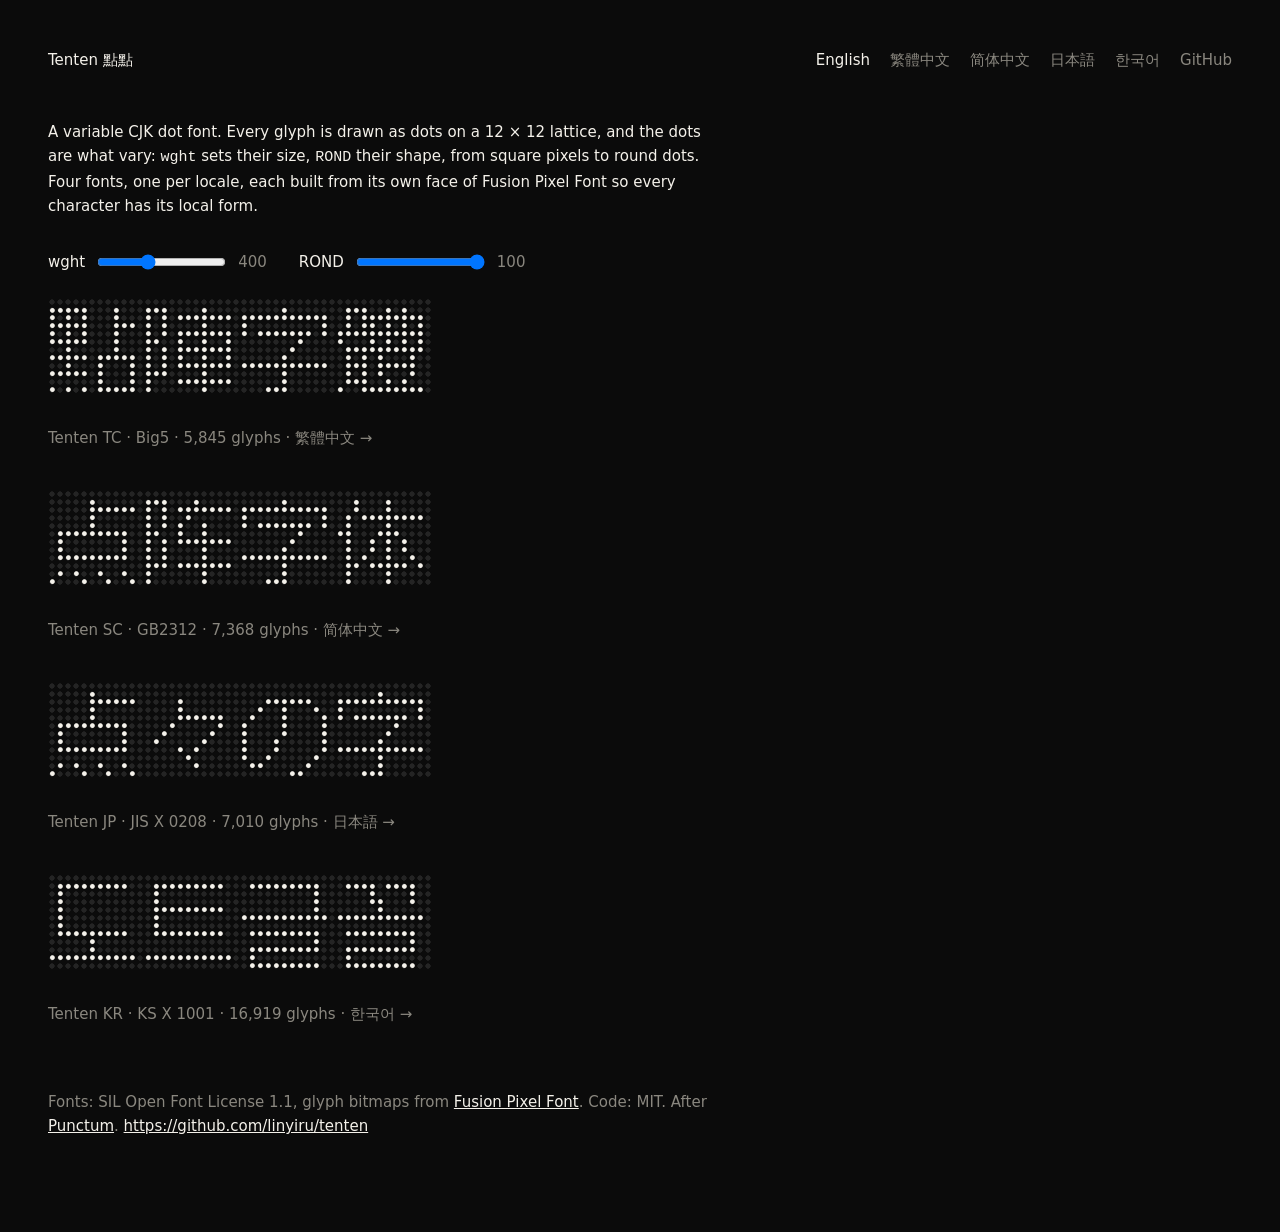
<file: docs/index.html>
<!doctype html>
<html lang="en">
<meta charset="utf-8">
<meta name="viewport" content="width=device-width, initial-scale=1">
<title>Tenten 點点々 — a variable CJK dot font</title>
<link rel="stylesheet" href="style.css">
<style>
  @font-face { font-family: "Tenten TC"; src: url("fonts/TentenTC-Big5.woff2") format("woff2"); font-weight: 100 900; }
  @font-face { font-family: "Tenten SC"; src: url("fonts/TentenSC-GB2312.woff2") format("woff2"); font-weight: 100 900; }
  @font-face { font-family: "Tenten JP"; src: url("fonts/TentenJP-JIS.woff2") format("woff2"); font-weight: 100 900; }
  @font-face { font-family: "Tenten KR"; src: url("fonts/TentenKR-KSX.woff2") format("woff2"); font-weight: 100 900; }
</style>
<nav><a class="home" href="">Tenten 點點</a><a href="" aria-current="page">English</a><a href="zh-TW/" lang="zh-Hant-TW">繁體中文</a><a href="zh-CN/" lang="zh-Hans-CN">简体中文</a><a href="ja/" lang="ja">日本語</a><a href="ko/" lang="ko">한국어</a><a href="https://github.com/linyiru/tenten">GitHub</a></nav>
<p class="lead">A variable CJK dot font. Every glyph is drawn as dots on a 12 × 12 lattice, and the dots are what vary: <code>wght</code> sets their size, <code>ROND</code> their shape, from square pixels to round dots. Four fonts, one per locale, each built from its own face of Fusion Pixel Font so every character has its local form.</p>
<div class="controls"><label>wght <input id="w" type="range" min="100" max="900" value="400"><output>400</output></label><label>ROND <input id="r" type="range" min="0" max="100" value="100"><output>100</output></label></div>
<div class="locales">
<a href="zh-TW/" lang="zh-Hant-TW"><div class="board s96 live" style='font-family: "Tenten TC"'>點陣字體</div><p class="meta">Tenten TC · Big5 · 5,845 glyphs · 繁體中文 →</p></a>
<a href="zh-CN/" lang="zh-Hans-CN"><div class="board s96 live" style='font-family: "Tenten SC"'>点阵字体</div><p class="meta">Tenten SC · GB2312 · 7,368 glyphs · 简体中文 →</p></a>
<a href="ja/" lang="ja"><div class="board s96 live" style='font-family: "Tenten JP"'>点々の字</div><p class="meta">Tenten JP · JIS X 0208 · 7,010 glyphs · 日本語 →</p></a>
<a href="ko/" lang="ko"><div class="board s96 live" style='font-family: "Tenten KR"'>도트글꼴</div><p class="meta">Tenten KR · KS X 1001 · 16,919 glyphs · 한국어 →</p></a>
</div>
<footer>Fonts: SIL Open Font License 1.1, glyph bitmaps from <a href="https://github.com/TakWolf/fusion-pixel-font">Fusion Pixel Font</a>. Code: MIT. After <a href="https://github.com/sundyme/punctum">Punctum</a>. <a href="https://github.com/linyiru/tenten">https://github.com/linyiru/tenten</a></footer>
<script>
  for (const [id, v] of [['w', '--w'], ['r', '--r']]) {
    const el = document.getElementById(id), out = el.nextElementSibling;
    el.oninput = () => { document.body.style.setProperty(v, el.value); out.value = el.value; };
  }
</script>
</html>
</file>
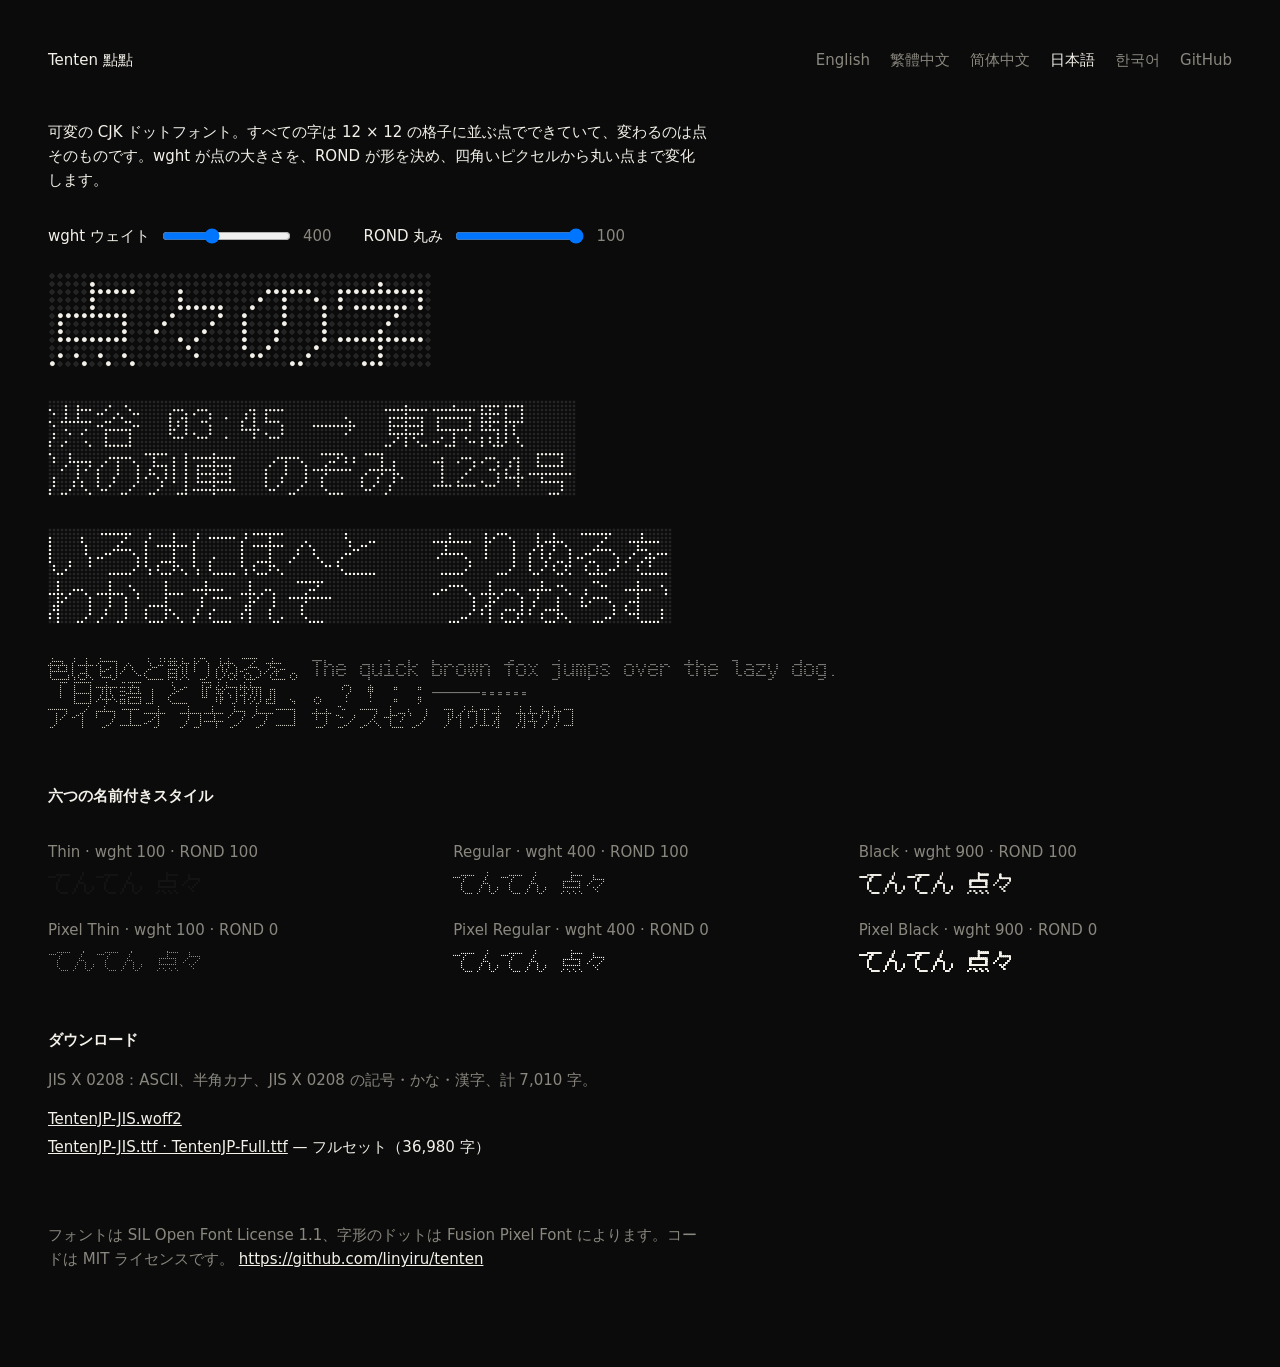
<file: docs/ja/index.html>
<!doctype html>
<html lang="ja">
<meta charset="utf-8">
<meta name="viewport" content="width=device-width, initial-scale=1">
<title>Tenten JP — 日本語</title>
<link rel="stylesheet" href="../style.css">
<style>
  @font-face { font-family: "Tenten JP"; src: url("../fonts/TentenJP-JIS.woff2") format("woff2"); font-weight: 100 900; }
</style>
<nav><a class="home" href="../">Tenten 點點</a><a href="../">English</a><a href="../zh-TW/" lang="zh-Hant-TW">繁體中文</a><a href="../zh-CN/" lang="zh-Hans-CN">简体中文</a><a href="../ja/" lang="ja" aria-current="page">日本語</a><a href="../ko/" lang="ko">한국어</a><a href="https://github.com/linyiru/tenten">GitHub</a></nav>
<p class="lead">可変の CJK ドットフォント。すべての字は 12 × 12 の格子に並ぶ点でできていて、変わるのは点そのものです。wght が点の大きさを、ROND が形を決め、四角いピクセルから丸い点まで変化します。</p>
<div class="controls"><label>wght ウェイト <input id="w" type="range" min="100" max="900" value="400"><output>400</output></label><label>ROND 丸み <input id="r" type="range" min="0" max="100" value="100"><output>100</output></label></div>
<div class="board s96 live" style='font-family: "Tenten JP"' contenteditable spellcheck="false">点々の字</div>
<div class="board  live" style='font-family: "Tenten JP"' contenteditable spellcheck="false">渋谷 03:45 → 東京駅
次の列車 のぞみ 1234号</div>
<div class="board " style='font-family: "Tenten JP"; --rond:0' contenteditable spellcheck="false">いろはにほへと　ちりぬるを
わかよたれそ　　つねならむ</div>
<div class="board s24 live" style='font-family: "Tenten JP"' contenteditable spellcheck="false">色は匂へど散りぬるを。The quick brown fox jumps over the lazy dog.
「日本語」と『約物』、。？！：；――……
アイウエオ カキクケコ サシスセソ ｱｲｳｴｵ ｶｷｸｹｺ</div>
<h2>六つの名前付きスタイル</h2>
<div class="grid">
<div><p>Thin · wght 100 · ROND 100</p><div class="board" style='font-family: "Tenten JP"; --wght:100; --rond:100'>てんてん 点々</div></div>
<div><p>Regular · wght 400 · ROND 100</p><div class="board" style='font-family: "Tenten JP"; --wght:400; --rond:100'>てんてん 点々</div></div>
<div><p>Black · wght 900 · ROND 100</p><div class="board" style='font-family: "Tenten JP"; --wght:900; --rond:100'>てんてん 点々</div></div>
<div><p>Pixel Thin · wght 100 · ROND 0</p><div class="board" style='font-family: "Tenten JP"; --wght:100; --rond:0'>てんてん 点々</div></div>
<div><p>Pixel Regular · wght 400 · ROND 0</p><div class="board" style='font-family: "Tenten JP"; --wght:400; --rond:0'>てんてん 点々</div></div>
<div><p>Pixel Black · wght 900 · ROND 0</p><div class="board" style='font-family: "Tenten JP"; --wght:900; --rond:0'>てんてん 点々</div></div>
</div>
<h2>ダウンロード</h2>
<p class="meta">JIS X 0208：ASCII、半角カナ、JIS X 0208 の記号・かな・漢字、計 7,010 字。</p>
<ul class="dl">
<li><a href="../fonts/TentenJP-JIS.woff2">TentenJP-JIS.woff2</a></li>
<li><a href="https://github.com/linyiru/tenten/releases/latest">TentenJP-JIS.ttf · TentenJP-Full.ttf</a> — フルセット（36,980 字）</li>
</ul>
<footer>フォントは SIL Open Font License 1.1、字形のドットは Fusion Pixel Font によります。コードは MIT ライセンスです。 <a href="https://github.com/linyiru/tenten">https://github.com/linyiru/tenten</a></footer>
<script>
  for (const [id, v] of [['w', '--w'], ['r', '--r']]) {
    const el = document.getElementById(id), out = el.nextElementSibling;
    el.oninput = () => { document.body.style.setProperty(v, el.value); out.value = el.value; };
  }
</script>
</html>
</file>
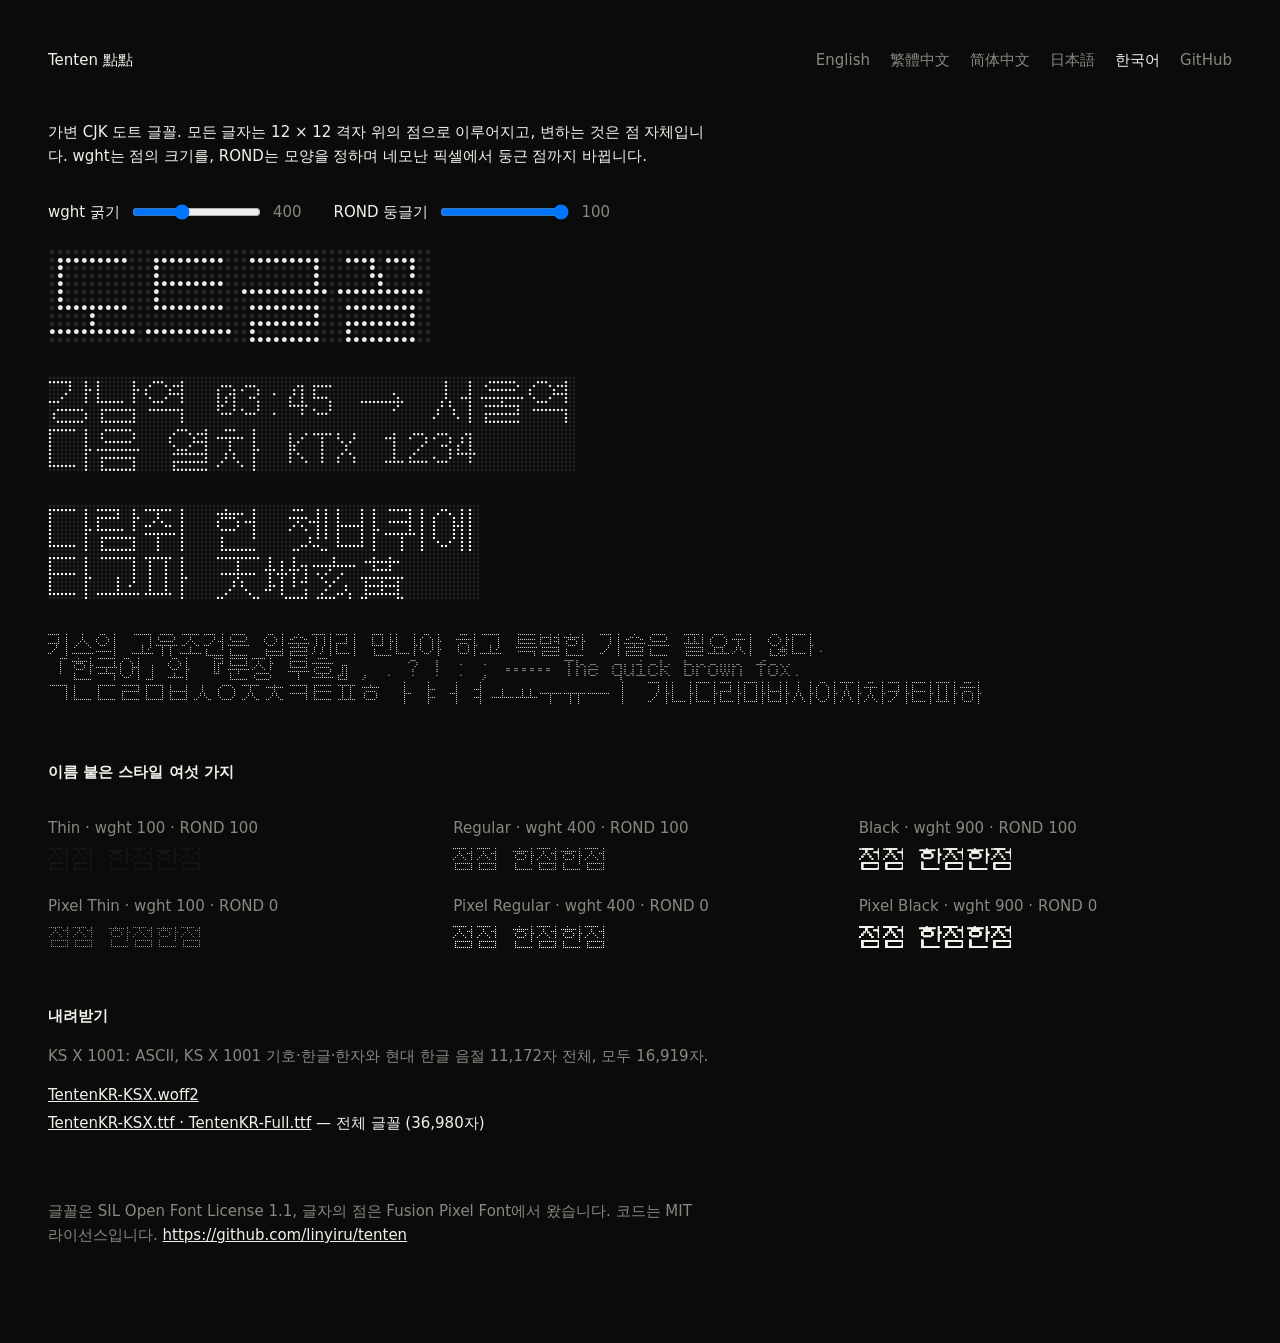
<file: docs/ko/index.html>
<!doctype html>
<html lang="ko">
<meta charset="utf-8">
<meta name="viewport" content="width=device-width, initial-scale=1">
<title>Tenten KR — 한국어</title>
<link rel="stylesheet" href="../style.css">
<style>
  @font-face { font-family: "Tenten KR"; src: url("../fonts/TentenKR-KSX.woff2") format("woff2"); font-weight: 100 900; }
</style>
<nav><a class="home" href="../">Tenten 點點</a><a href="../">English</a><a href="../zh-TW/" lang="zh-Hant-TW">繁體中文</a><a href="../zh-CN/" lang="zh-Hans-CN">简体中文</a><a href="../ja/" lang="ja">日本語</a><a href="../ko/" lang="ko" aria-current="page">한국어</a><a href="https://github.com/linyiru/tenten">GitHub</a></nav>
<p class="lead">가변 CJK 도트 글꼴. 모든 글자는 12 × 12 격자 위의 점으로 이루어지고, 변하는 것은 점 자체입니다. wght는 점의 크기를, ROND는 모양을 정하며 네모난 픽셀에서 둥근 점까지 바뀝니다.</p>
<div class="controls"><label>wght 굵기 <input id="w" type="range" min="100" max="900" value="400"><output>400</output></label><label>ROND 둥글기 <input id="r" type="range" min="0" max="100" value="100"><output>100</output></label></div>
<div class="board s96 live" style='font-family: "Tenten KR"' contenteditable spellcheck="false">도트글꼴</div>
<div class="board  live" style='font-family: "Tenten KR"' contenteditable spellcheck="false">강남역 03:45 → 서울역
다음 열차 KTX 1234</div>
<div class="board " style='font-family: "Tenten KR"; --rond:0' contenteditable spellcheck="false">다람쥐 헌 쳇바퀴에
타고파 天地玄黃</div>
<div class="board s24 live" style='font-family: "Tenten KR"' contenteditable spellcheck="false">키스의 고유조건은 입술끼리 만나야 하고 특별한 기술은 필요치 않다.
「한국어」와 『문장 부호』, . ? ! : ; …… The quick brown fox.
ㄱㄴㄷㄹㅁㅂㅅㅇㅈㅊㅋㅌㅍㅎ ㅏㅑㅓㅕㅗㅛㅜㅠㅡㅣ 가나다라마바사아자차카타파하</div>
<h2>이름 붙은 스타일 여섯 가지</h2>
<div class="grid">
<div><p>Thin · wght 100 · ROND 100</p><div class="board" style='font-family: "Tenten KR"; --wght:100; --rond:100'>점점 한점한점</div></div>
<div><p>Regular · wght 400 · ROND 100</p><div class="board" style='font-family: "Tenten KR"; --wght:400; --rond:100'>점점 한점한점</div></div>
<div><p>Black · wght 900 · ROND 100</p><div class="board" style='font-family: "Tenten KR"; --wght:900; --rond:100'>점점 한점한점</div></div>
<div><p>Pixel Thin · wght 100 · ROND 0</p><div class="board" style='font-family: "Tenten KR"; --wght:100; --rond:0'>점점 한점한점</div></div>
<div><p>Pixel Regular · wght 400 · ROND 0</p><div class="board" style='font-family: "Tenten KR"; --wght:400; --rond:0'>점점 한점한점</div></div>
<div><p>Pixel Black · wght 900 · ROND 0</p><div class="board" style='font-family: "Tenten KR"; --wght:900; --rond:0'>점점 한점한점</div></div>
</div>
<h2>내려받기</h2>
<p class="meta">KS X 1001: ASCII, KS X 1001 기호·한글·한자와 현대 한글 음절 11,172자 전체, 모두 16,919자.</p>
<ul class="dl">
<li><a href="../fonts/TentenKR-KSX.woff2">TentenKR-KSX.woff2</a></li>
<li><a href="https://github.com/linyiru/tenten/releases/latest">TentenKR-KSX.ttf · TentenKR-Full.ttf</a> — 전체 글꼴 (36,980자)</li>
</ul>
<footer>글꼴은 SIL Open Font License 1.1, 글자의 점은 Fusion Pixel Font에서 왔습니다. 코드는 MIT 라이선스입니다. <a href="https://github.com/linyiru/tenten">https://github.com/linyiru/tenten</a></footer>
<script>
  for (const [id, v] of [['w', '--w'], ['r', '--r']]) {
    const el = document.getElementById(id), out = el.nextElementSibling;
    el.oninput = () => { document.body.style.setProperty(v, el.value); out.value = el.value; };
  }
</script>
</html>
</file>
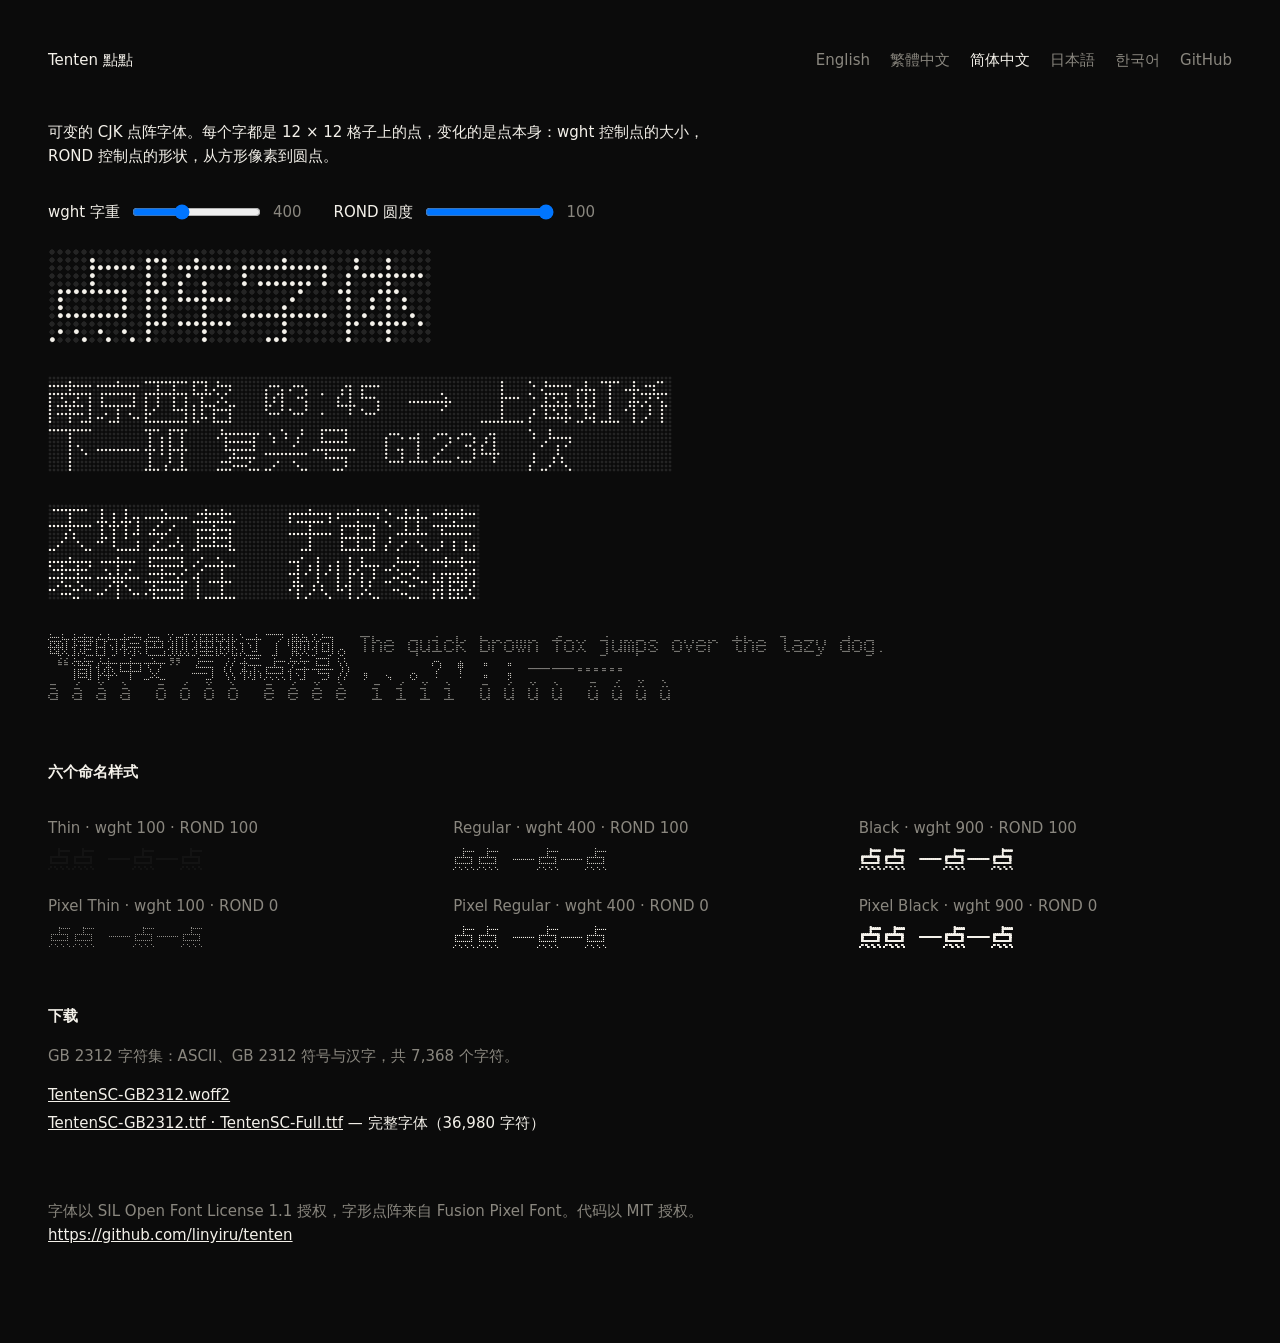
<file: docs/zh-CN/index.html>
<!doctype html>
<html lang="zh-Hans-CN">
<meta charset="utf-8">
<meta name="viewport" content="width=device-width, initial-scale=1">
<title>Tenten SC — 简体中文</title>
<link rel="stylesheet" href="../style.css">
<style>
  @font-face { font-family: "Tenten SC"; src: url("../fonts/TentenSC-GB2312.woff2") format("woff2"); font-weight: 100 900; }
</style>
<nav><a class="home" href="../">Tenten 點點</a><a href="../">English</a><a href="../zh-TW/" lang="zh-Hant-TW">繁體中文</a><a href="../zh-CN/" lang="zh-Hans-CN" aria-current="page">简体中文</a><a href="../ja/" lang="ja">日本語</a><a href="../ko/" lang="ko">한국어</a><a href="https://github.com/linyiru/tenten">GitHub</a></nav>
<p class="lead">可变的 CJK 点阵字体。每个字都是 12 × 12 格子上的点，变化的是点本身：wght 控制点的大小，ROND 控制点的形状，从方形像素到圆点。</p>
<div class="controls"><label>wght 字重 <input id="w" type="range" min="100" max="900" value="400"><output>400</output></label><label>ROND 圆度 <input id="r" type="range" min="0" max="100" value="100"><output>100</output></label></div>
<div class="board s96 live" style='font-family: "Tenten SC"' contenteditable spellcheck="false">点阵字体</div>
<div class="board  live" style='font-family: "Tenten SC"' contenteditable spellcheck="false">南京西路 03:45 → 上海虹桥
下一班 复兴号 G1234 次</div>
<div class="board " style='font-family: "Tenten SC"; --rond:0' contenteditable spellcheck="false">天地玄黄　宇宙洪荒
寒来暑往　秋收冬藏</div>
<div class="board s24 live" style='font-family: "Tenten SC"' contenteditable spellcheck="false">敏捷的棕色狐狸跳过了懒狗。The quick brown fox jumps over the lazy dog.
“简体中文”与《标点符号》，、。？！：；——……
ā á ǎ à  ō ó ǒ ò  ē é ě è  ī í ǐ ì  ū ú ǔ ù  ǖ ǘ ǚ ǜ</div>
<h2>六个命名样式</h2>
<div class="grid">
<div><p>Thin · wght 100 · ROND 100</p><div class="board" style='font-family: "Tenten SC"; --wght:100; --rond:100'>点点 一点一点</div></div>
<div><p>Regular · wght 400 · ROND 100</p><div class="board" style='font-family: "Tenten SC"; --wght:400; --rond:100'>点点 一点一点</div></div>
<div><p>Black · wght 900 · ROND 100</p><div class="board" style='font-family: "Tenten SC"; --wght:900; --rond:100'>点点 一点一点</div></div>
<div><p>Pixel Thin · wght 100 · ROND 0</p><div class="board" style='font-family: "Tenten SC"; --wght:100; --rond:0'>点点 一点一点</div></div>
<div><p>Pixel Regular · wght 400 · ROND 0</p><div class="board" style='font-family: "Tenten SC"; --wght:400; --rond:0'>点点 一点一点</div></div>
<div><p>Pixel Black · wght 900 · ROND 0</p><div class="board" style='font-family: "Tenten SC"; --wght:900; --rond:0'>点点 一点一点</div></div>
</div>
<h2>下载</h2>
<p class="meta">GB 2312 字符集：ASCII、GB 2312 符号与汉字，共 7,368 个字符。</p>
<ul class="dl">
<li><a href="../fonts/TentenSC-GB2312.woff2">TentenSC-GB2312.woff2</a></li>
<li><a href="https://github.com/linyiru/tenten/releases/latest">TentenSC-GB2312.ttf · TentenSC-Full.ttf</a> — 完整字体（36,980 字符）</li>
</ul>
<footer>字体以 SIL Open Font License 1.1 授权，字形点阵来自 Fusion Pixel Font。代码以 MIT 授权。 <a href="https://github.com/linyiru/tenten">https://github.com/linyiru/tenten</a></footer>
<script>
  for (const [id, v] of [['w', '--w'], ['r', '--r']]) {
    const el = document.getElementById(id), out = el.nextElementSibling;
    el.oninput = () => { document.body.style.setProperty(v, el.value); out.value = el.value; };
  }
</script>
</html>
</file>
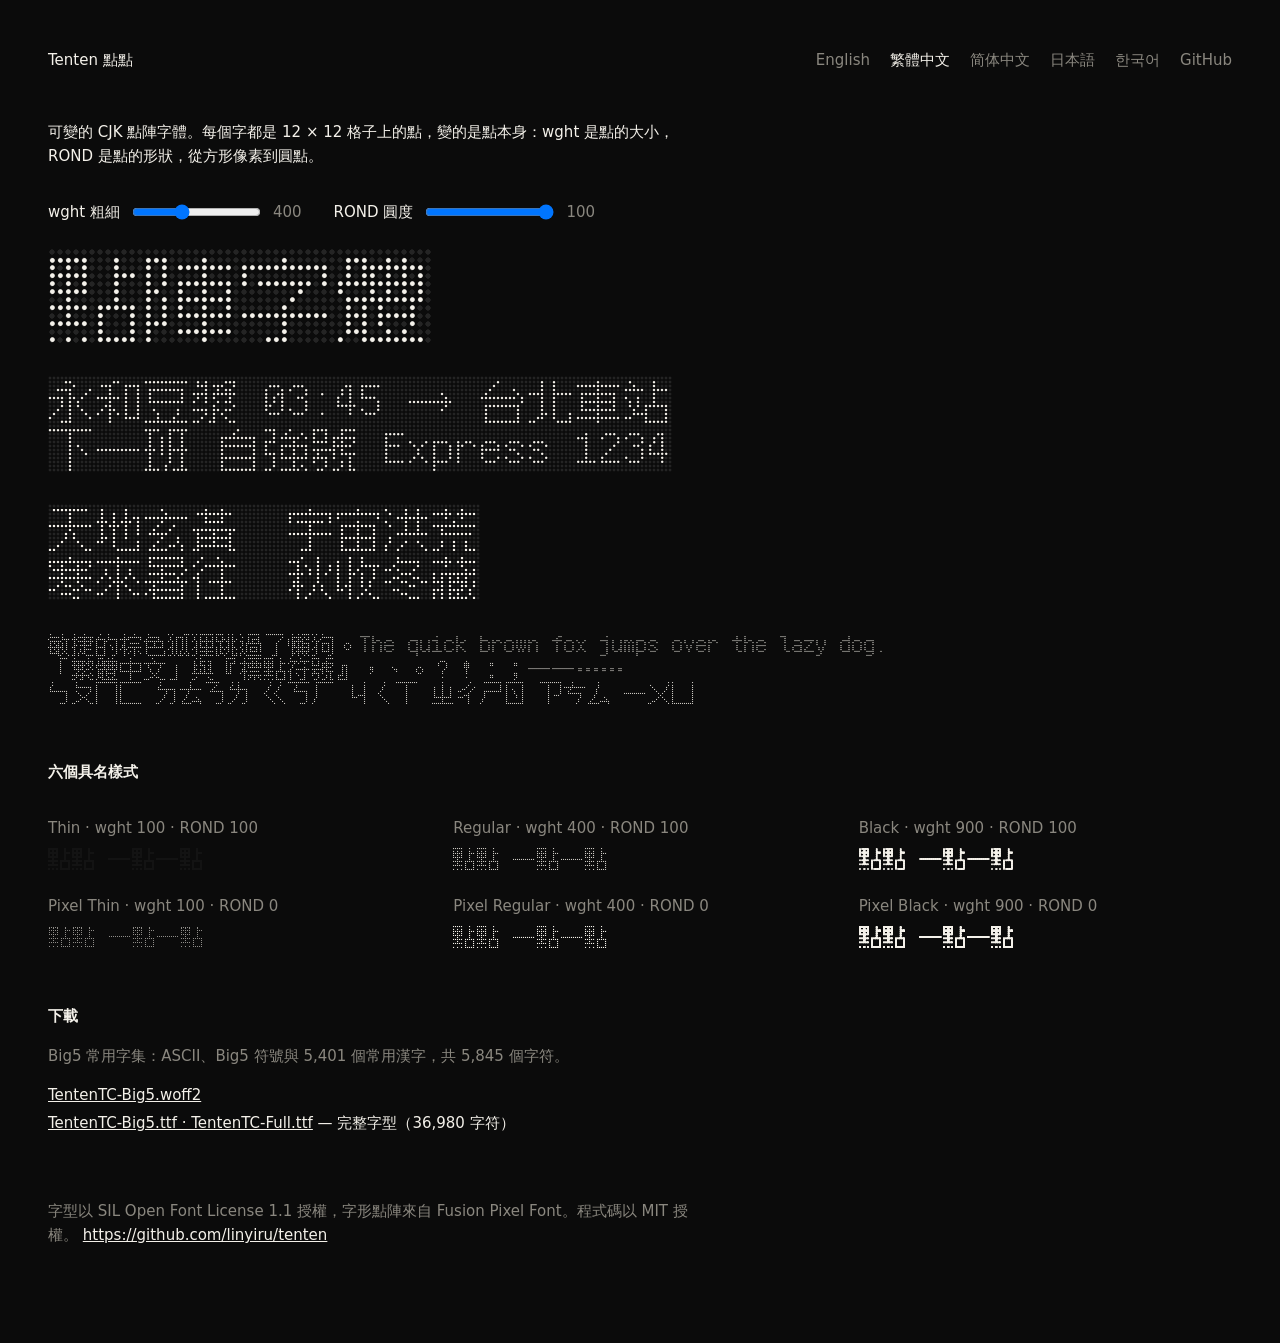
<file: docs/zh-TW/index.html>
<!doctype html>
<html lang="zh-Hant-TW">
<meta charset="utf-8">
<meta name="viewport" content="width=device-width, initial-scale=1">
<title>Tenten TC — 繁體中文</title>
<link rel="stylesheet" href="../style.css">
<style>
  @font-face { font-family: "Tenten TC"; src: url("../fonts/TentenTC-Big5.woff2") format("woff2"); font-weight: 100 900; }
</style>
<nav><a class="home" href="../">Tenten 點點</a><a href="../">English</a><a href="../zh-TW/" lang="zh-Hant-TW" aria-current="page">繁體中文</a><a href="../zh-CN/" lang="zh-Hans-CN">简体中文</a><a href="../ja/" lang="ja">日本語</a><a href="../ko/" lang="ko">한국어</a><a href="https://github.com/linyiru/tenten">GitHub</a></nav>
<p class="lead">可變的 CJK 點陣字體。每個字都是 12 × 12 格子上的點，變的是點本身：wght 是點的大小，ROND 是點的形狀，從方形像素到圓點。</p>
<div class="controls"><label>wght 粗細 <input id="w" type="range" min="100" max="900" value="400"><output>400</output></label><label>ROND 圓度 <input id="r" type="range" min="0" max="100" value="100"><output>100</output></label></div>
<div class="board s96 live" style='font-family: "Tenten TC"' contenteditable spellcheck="false">點陣字體</div>
<div class="board  live" style='font-family: "Tenten TC"' contenteditable spellcheck="false">永和豆漿 03:45 → 台北車站
下一班 自強號 Express 1234</div>
<div class="board " style='font-family: "Tenten TC"; --rond:0' contenteditable spellcheck="false">天地玄黃　宇宙洪荒
寒來暑往　秋收冬藏</div>
<div class="board s24 live" style='font-family: "Tenten TC"' contenteditable spellcheck="false">敏捷的棕色狐狸跳過了懶狗。The quick brown fox jumps over the lazy dog.
「繁體中文」與『標點符號』，、。？！：；——……
ㄅㄆㄇㄈ ㄉㄊㄋㄌ ㄍㄎㄏ ㄐㄑㄒ ㄓㄔㄕㄖ ㄗㄘㄙ ㄧㄨㄩ</div>
<h2>六個具名樣式</h2>
<div class="grid">
<div><p>Thin · wght 100 · ROND 100</p><div class="board" style='font-family: "Tenten TC"; --wght:100; --rond:100'>點點 一點一點</div></div>
<div><p>Regular · wght 400 · ROND 100</p><div class="board" style='font-family: "Tenten TC"; --wght:400; --rond:100'>點點 一點一點</div></div>
<div><p>Black · wght 900 · ROND 100</p><div class="board" style='font-family: "Tenten TC"; --wght:900; --rond:100'>點點 一點一點</div></div>
<div><p>Pixel Thin · wght 100 · ROND 0</p><div class="board" style='font-family: "Tenten TC"; --wght:100; --rond:0'>點點 一點一點</div></div>
<div><p>Pixel Regular · wght 400 · ROND 0</p><div class="board" style='font-family: "Tenten TC"; --wght:400; --rond:0'>點點 一點一點</div></div>
<div><p>Pixel Black · wght 900 · ROND 0</p><div class="board" style='font-family: "Tenten TC"; --wght:900; --rond:0'>點點 一點一點</div></div>
</div>
<h2>下載</h2>
<p class="meta">Big5 常用字集：ASCII、Big5 符號與 5,401 個常用漢字，共 5,845 個字符。</p>
<ul class="dl">
<li><a href="../fonts/TentenTC-Big5.woff2">TentenTC-Big5.woff2</a></li>
<li><a href="https://github.com/linyiru/tenten/releases/latest">TentenTC-Big5.ttf · TentenTC-Full.ttf</a> — 完整字型（36,980 字符）</li>
</ul>
<footer>字型以 SIL Open Font License 1.1 授權，字形點陣來自 Fusion Pixel Font。程式碼以 MIT 授權。 <a href="https://github.com/linyiru/tenten">https://github.com/linyiru/tenten</a></footer>
<script>
  for (const [id, v] of [['w', '--w'], ['r', '--r']]) {
    const el = document.getElementById(id), out = el.nextElementSibling;
    el.oninput = () => { document.body.style.setProperty(v, el.value); out.value = el.value; };
  }
</script>
</html>
</file>
<file: docs/style.css>
:root { --ink: #f4f1ea; --dim: #8a877f; --off: #242424; --bg: #0b0b0b; }
* { box-sizing: border-box; }
body { margin: 0; padding: 48px 48px 96px; background: var(--bg); color: var(--ink); font: 15px/1.6 system-ui, sans-serif; }
a { color: var(--ink); }
nav { display: flex; flex-wrap: wrap; gap: 4px 20px; margin: 0 0 48px; color: var(--dim); }
nav a { color: var(--dim); text-decoration: none; }
nav a[aria-current] { color: var(--ink); }
nav .home { margin-right: auto; color: var(--ink); }
.lead { max-width: 44em; margin: 0 0 32px; }
.meta { color: var(--dim); margin: 0 0 12px; }
/* One cell = font-size / 12. Sizes are multiples of 12px so every dot lands
   on whole pixels; the dark lattice behind is the same grid. */
.board {
  --size: 48px;
  --cell: calc(var(--size) / 12);
  font-size: var(--size);
  line-height: 1;
  font-variation-settings: "wght" var(--wght, 400), "ROND" var(--rond, 100);
  background-image: radial-gradient(circle at center, var(--off) 0 calc(var(--cell) * 0.3), transparent calc(var(--cell) * 0.3 + 0.5px));
  background-size: var(--cell) var(--cell);
  width: fit-content;
  max-width: 100%;
  overflow-x: auto;
  margin: 0 0 32px;
  white-space: pre;
  outline: none;
}
.s24 { --size: 24px; }
/* Below 4 px a cell, the lattice reads as a grey wash: leave it out. */
.s24, .grid .board { background-image: none; }
.s96 { --size: 96px; }
.live { --wght: var(--w); --rond: var(--r); }
body { --w: 400; --r: 100; }
.controls { display: flex; flex-wrap: wrap; gap: 8px 32px; margin: 0 0 24px; }
.controls label { display: inline-flex; gap: 10px; align-items: center; }
.controls output { min-width: 3ch; font-variant-numeric: tabular-nums; color: var(--dim); }
h2 { font-size: 15px; font-weight: 600; margin: 56px 0 16px; }
.grid { display: grid; grid-template-columns: repeat(auto-fill, minmax(320px, 1fr)); gap: 8px 32px; }
.grid .board { --size: 24px; margin: 0; }
.grid p { margin: 16px 0 6px; color: var(--dim); }
ul.dl { padding: 0; list-style: none; }
ul.dl li { margin: 4px 0; }
footer { margin-top: 64px; color: var(--dim); max-width: 44em; }
.locales a { display: block; text-decoration: none; margin: 0 0 40px; }
.locales .meta { margin: 8px 0 0; }
@media (max-width: 720px) {
  body { padding: 24px 16px 64px; }
  .board { --size: 24px; }
  .s96 { --size: 48px; }
  .s24 { --size: 12px; }
}
</file>
